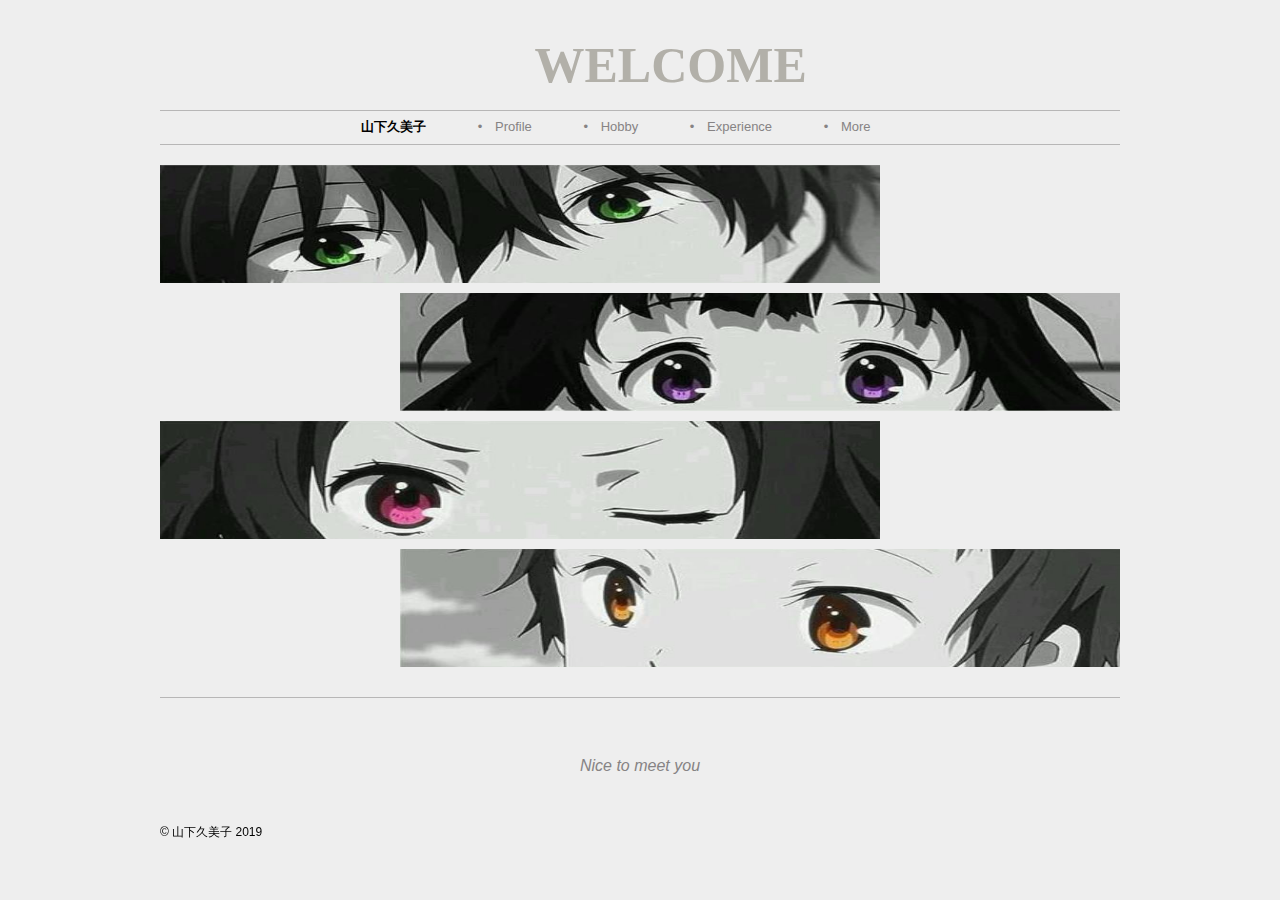
<file: index.html>
<!DOCTYPE html>
<html lang="en">
  <head>
    <meta charset="UTF-8" />
    <meta name="viewport" content="width=device-width, initial-scale=1.0" />
    <meta http-equiv="X-UA-Compatible" content="ie=edge" />
    <title>山下久美子</title>
    <link rel="stylesheet" href="css/index.css" />
  </head>
  <body>
    <div id="container">
      <header id="header">
        <div id="site-t">
          <a class="link link--kukuri" href="#" data-letters="welcome">welcome</a>
        </div>
        <nav class="wrapper">
          <div class="inner">
            <ul id="nav">
              <li><h1 id="site-title"><a href="index.html">山下久美子</a></h1></li>
              <li class="nav-item" id="n1">
                <a href="profile/profile.html">Profile</a>
              </li>
              <li class="nav-item" id="n2">
                <a href="hobby/hobby.html">Hobby</a>
              </li>
              <li class="nav-item" id="n3">
                <a href="experience/experience.html">Experience</a>
              </li>
              <li class="nav-item" id="n4">
                <a href="more/more.html">More</a>
              </li>
            </ul>
            <div class="clear"></div>
          </div>
        </nav>
      </header>
      <div id="content">
        <div id="img">
          <a href="profile/profile.html"><img id="zm" src="images/zm1.jpg" alt=""/></a>
        </div>
        <div id="img">
          <a href="hobby/hobby.html"><img id="zm2" src="images/zm2.jpg" alt=""/></a>
        </div>
        <div id="img">
          <a href="experience/experience.html"><img id="zm" src="images/zm3.jpg" alt=""/></a>
        </div>
        <div id="img">
          <a href="more/more.html"><img id="zm2" src="images/zm4.jpg" alt=""/></a>
        </div>
        <div class="clear"></div>
        <div class="tagline"></div>
      </div>
      <footer id="foot">
        <h2>Nice to meet you</h2>
        <div id="copyright" class="section">
          © 山下久美子 2019
        </div>
      </footer>
    </div>
  </body>
</html>
</file>
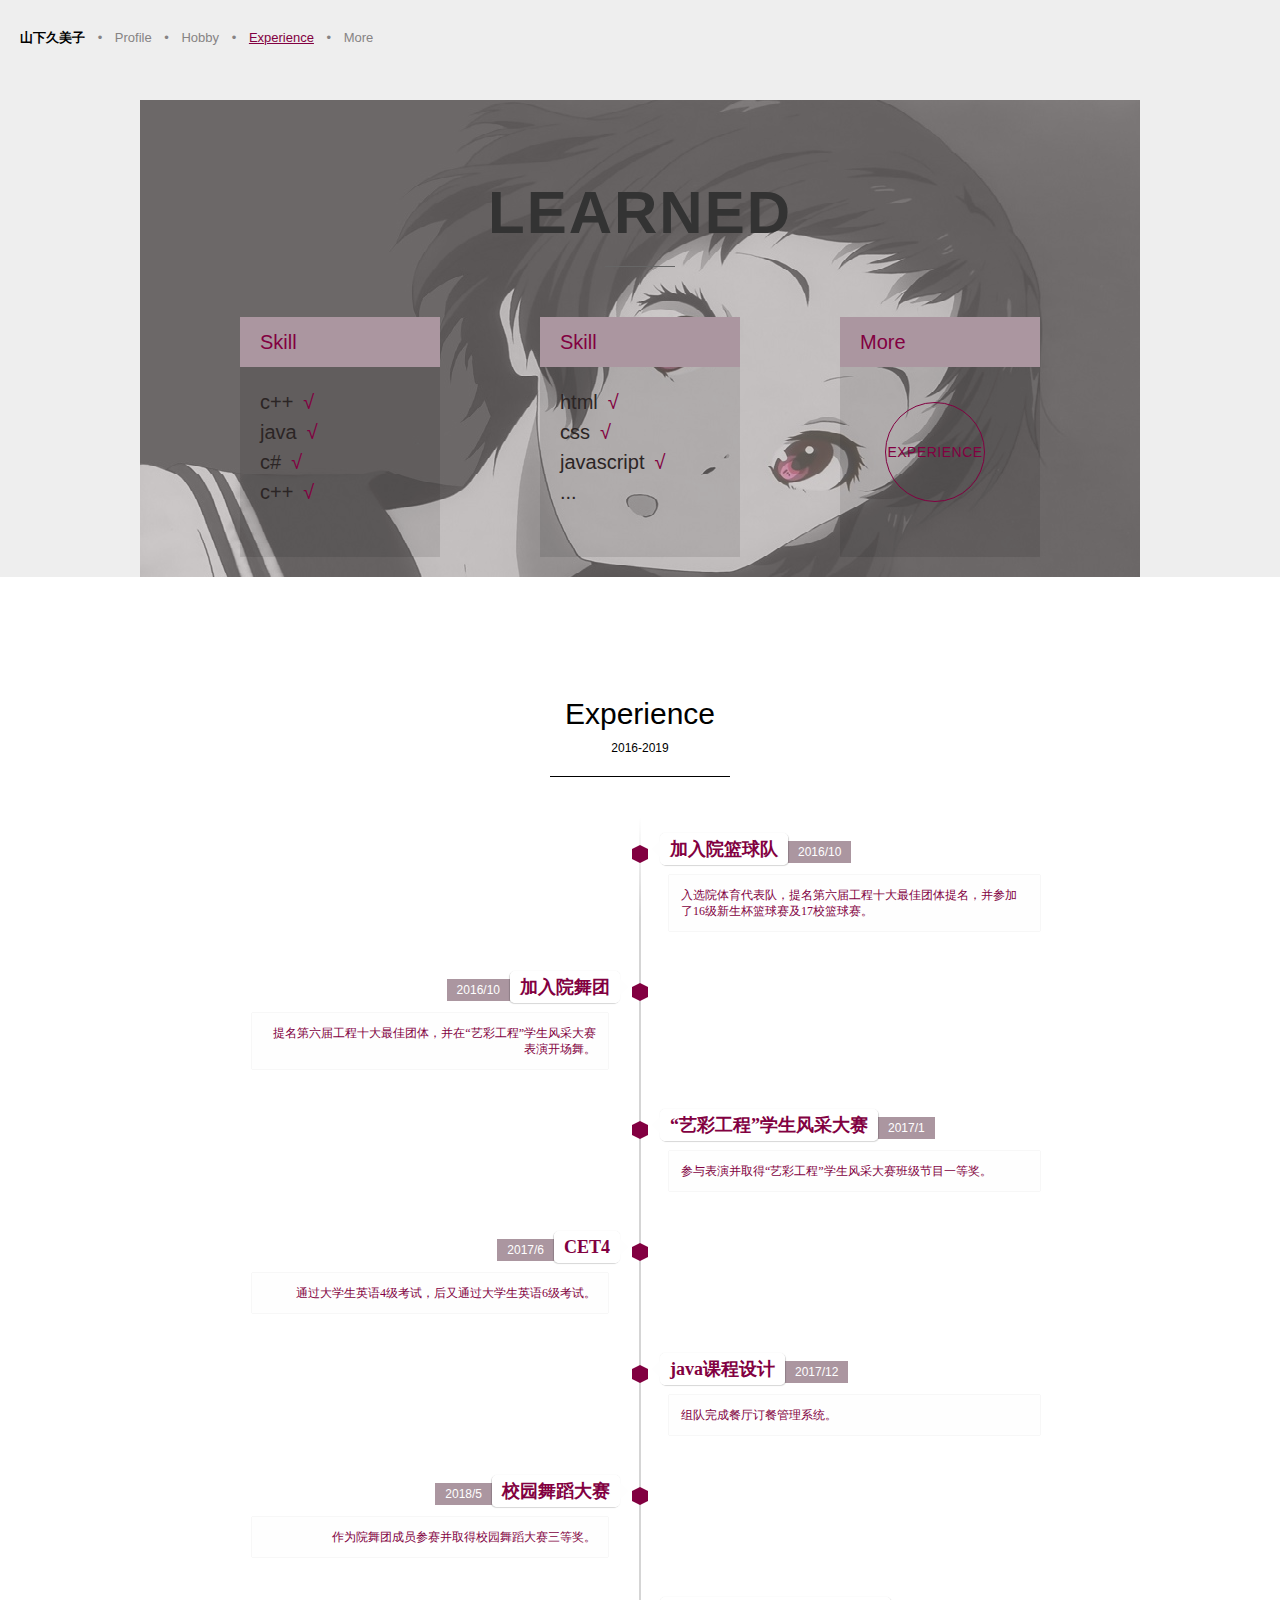
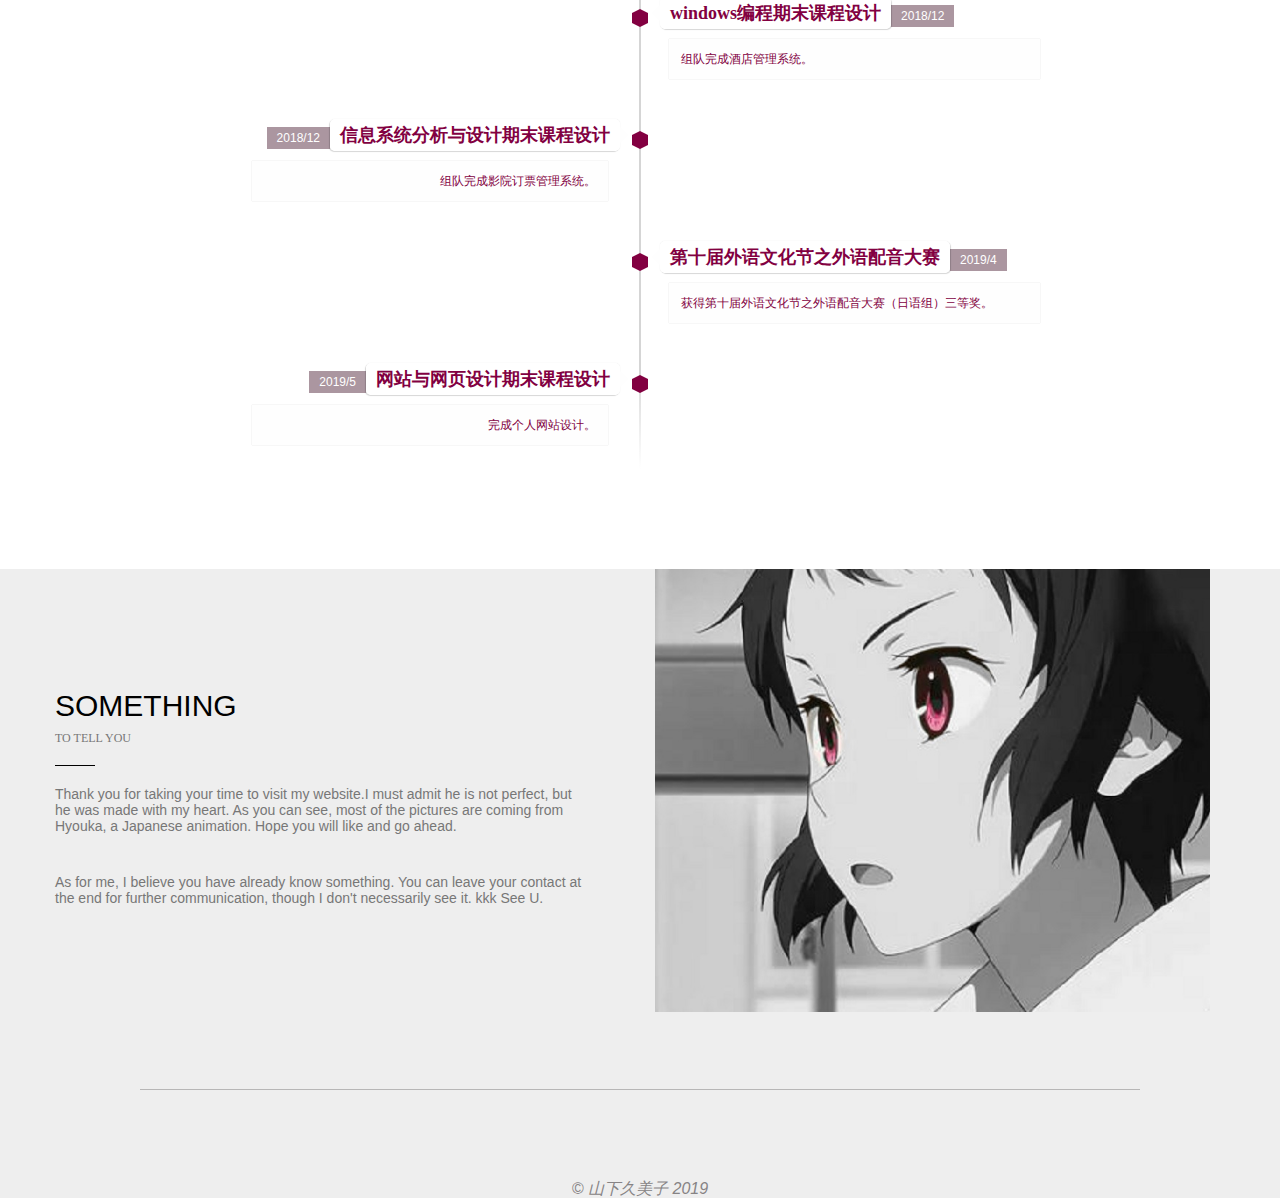
<file: experience/experience.html>
<!DOCTYPE html>
<html lang="en">
  <head>
    <meta charset="UTF-8" />
    <meta name="viewport" content="width=device-width, initial-scale=1.0" />
    <meta http-equiv="X-UA-Compatible" content="ie=edge" />
    <title>山下久美子</title>
    <link rel="stylesheet" href="../css/index.css" />
    <link rel="stylesheet" href="../css/profile.css" />
    <link rel="stylesheet" href="../css/hobby.css" />
    <link rel="stylesheet" href="../css/experience.css" />
  </head>
  <body>
    <nav id="naver">
      <div class="inner">
        <ul id="nav">
          <li>
            <h1 id="site-title"><a href="../index.html">山下久美子</a></h1>
          </li>
          <li class="nav-item" id="n1">
            <a href="../profile/profile.html">Profile</a>
          </li>
          <li class="nav-item" id="n2">
            <a href="../hobby/hobby.html">Hobby</a>
          </li>
          <li class="nav-item" id="selected">
            <a href="experience.html">Experience</a>
          </li>
          <li class="nav-item" id="n4">
            <a href="../more/more.html">More</a>
          </li>
        </ul>
        <div class="clear"></div>
      </div>
    </nav>
    <div id="learned">
      <div id="learned-content">
        <div class="intro-text">
          <h1>learned</h1>
          <hr />
        </div>
        <div id="skills">
          <div class="list" id="list1">
            <h2 class="tit">Skill</h2>
            <div class="stent">
              <p>c++<span>√</span></p>
              <p>java<span>√</span></p>
              <p>c#<span>√</span></p>
              <p>c++<span>√</span></p>
            </div>
          </div>
          <div class="list" id="list2">
            <h2 class="tit">Skill</h2>
            <div class="stent">
              <p>html<span>√</span></p>
              <p>css<span>√</span></p>
              <p>javascript<span>√</span></p>
              <p>...</p>
            </div>
          </div>
          <div class="list" id="list3">
            <h2 class="tit">More</h2>
            <a href="#experience" class="btn">Experience</a>
          </div>
        </div>
      </div>
    </div>
    <div id="experience">
      <div id="exp-content">
        <div class="row">
          <div id="e-title">
            <h2>Experience</h2>
            <span>2016-2019</span>
            <div class="divider"></div>
          </div>
        </div>
        <div id="items">
          <ul class="timeline">
            <!-- Item 1 -->
            <li>
              <div class="direction-r">
                <div class="flag-wrapper">
                  <span class="hexa"></span>
                  <span class="flag">加入院篮球队</span>
                  <span class="time-wrapper"
                    ><span class="time">2016/10</span></span
                  >
                </div>
                <div class="desc">
                  入选院体育代表队，提名第六届工程十大最佳团体提名，并参加了16级新生杯篮球赛及17校篮球赛。
                </div>
              </div>
            </li>

            <!-- Item 2 -->
            <li>
              <div class="direction-l">
                <div class="flag-wrapper">
                  <span class="hexa"></span>
                  <span class="flag">加入院舞团</span>
                  <span class="time-wrapper"
                    ><span class="time">2016/10</span></span
                  >
                </div>
                <div class="desc">
                  提名第六届工程十大最佳团体，并在“艺彩工程”学生风采大赛表演开场舞。
                </div>
              </div>
            </li>

            <!-- Item 3 -->
            <li>
              <div class="direction-r">
                <div class="flag-wrapper">
                  <span class="hexa"></span>
                  <span class="flag">“艺彩工程”学生风采大赛</span>
                  <span class="time-wrapper"
                    ><span class="time">2017/1</span></span
                  >
                </div>
                <div class="desc">
                  参与表演并取得“艺彩工程”学生风采大赛班级节目一等奖。
                </div>
              </div>
            </li>

            <!-- Item 4 -->
            <li>
              <div class="direction-l">
                <div class="flag-wrapper">
                  <span class="hexa"></span>
                  <span class="flag">CET4</span>
                  <span class="time-wrapper"
                    ><span class="time">2017/6</span></span
                  >
                </div>
                <div class="desc">
                  通过大学生英语4级考试，后又通过大学生英语6级考试。
                </div>
              </div>
            </li>

            <!-- Item 5 -->
            <li>
              <div class="direction-r">
                <div class="flag-wrapper">
                  <span class="hexa"></span>
                  <span class="flag">java课程设计</span>
                  <span class="time-wrapper"
                    ><span class="time">2017/12</span></span
                  >
                </div>
                <div class="desc">组队完成餐厅订餐管理系统。</div>
              </div>
            </li>

            <!-- Item 6 -->
            <li>
              <div class="direction-l">
                <div class="flag-wrapper">
                  <span class="hexa"></span>
                  <span class="flag">校园舞蹈大赛</span>
                  <span class="time-wrapper"
                    ><span class="time">2018/5</span></span
                  >
                </div>
                <div class="desc">
                  作为院舞团成员参赛并取得校园舞蹈大赛三等奖。
                </div>
              </div>
            </li>

            <!-- Item 7 -->
            <li>
              <div class="direction-r">
                <div class="flag-wrapper">
                  <span class="hexa"></span>
                  <span class="flag">windows编程期末课程设计</span>
                  <span class="time-wrapper"
                    ><span class="time">2018/12</span></span
                  >
                </div>
                <div class="desc">组队完成酒店管理系统。</div>
              </div>
            </li>

            <!-- Item 8 -->
            <li>
              <div class="direction-l">
                <div class="flag-wrapper">
                  <span class="hexa"></span>
                  <span class="flag">信息系统分析与设计期末课程设计</span>
                  <span class="time-wrapper"
                    ><span class="time">2018/12</span></span
                  >
                </div>
                <div class="desc">组队完成影院订票管理系统。</div>
              </div>
            </li>

            <!-- Item 9 -->
            <li>
              <div class="direction-r">
                <div class="flag-wrapper">
                  <span class="hexa"></span>
                  <span class="flag">第十届外语文化节之外语配音大赛</span>
                  <span class="time-wrapper"
                    ><span class="time">2019/4</span></span
                  >
                </div>
                <div class="desc">
                  获得第十届外语文化节之外语配音大赛（日语组）三等奖。
                </div>
              </div>
            </li>

            <!-- Item 8 -->
            <li>
              <div class="direction-l">
                <div class="flag-wrapper">
                  <span class="hexa"></span>
                  <span class="flag">网站与网页设计期末课程设计</span>
                  <span class="time-wrapper"
                    ><span class="time">2019/5</span></span
                  >
                </div>
                <div class="desc">完成个人网站设计。</div>
              </div>
            </li>
          </ul>
        </div>
      </div>
    </div>
    <div id="discr">
      <div id="disc-content">
        <div id="l-te">
          <div id="d-tit">
            <h2>SOMETHING</h2>
            <h4>TO TELL YOU</h4>
            <div class="divider"></div>
          </div>
          <p>
            Thank you for taking your time to visit my website.I must admit he is not perfect, but
            he was made with my heart. As you can see, most of the pictures are coming from Hyouka, 
            a Japanese animation. Hope you will like and go ahead.

          </p>
          <p>
            As for me, I believe you have already know something. You can leave your contact at the end 
            for further communication, though I don't necessarily see it. kkk See U.
          </p>
        </div>
        <div id="r-img">
          <img src="../images/e1.jpg" alt="" />
        </div>
      </div>
    </div>
    <footer id="foot">
      <div class="tagline"></div>
      <h2>© 山下久美子 2019</h2>
    </footer>
  </body>
</html>
</file>
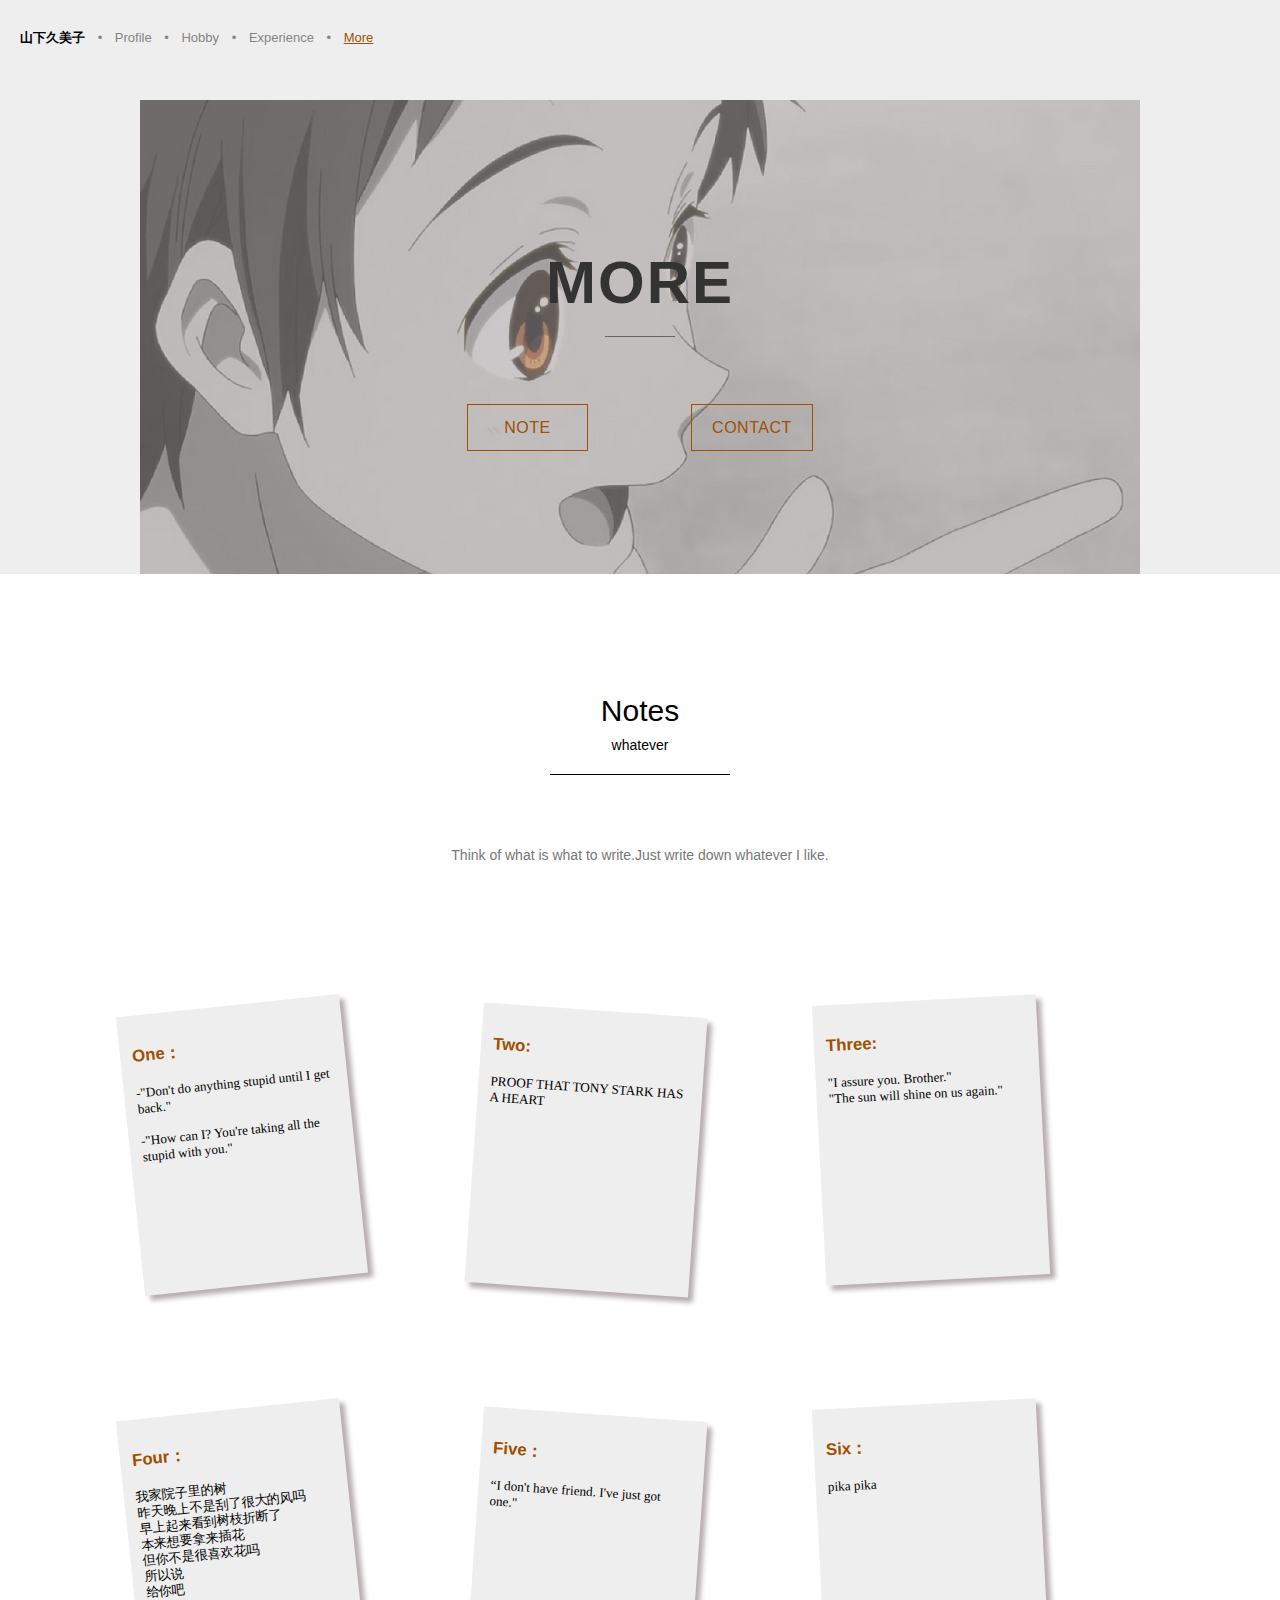
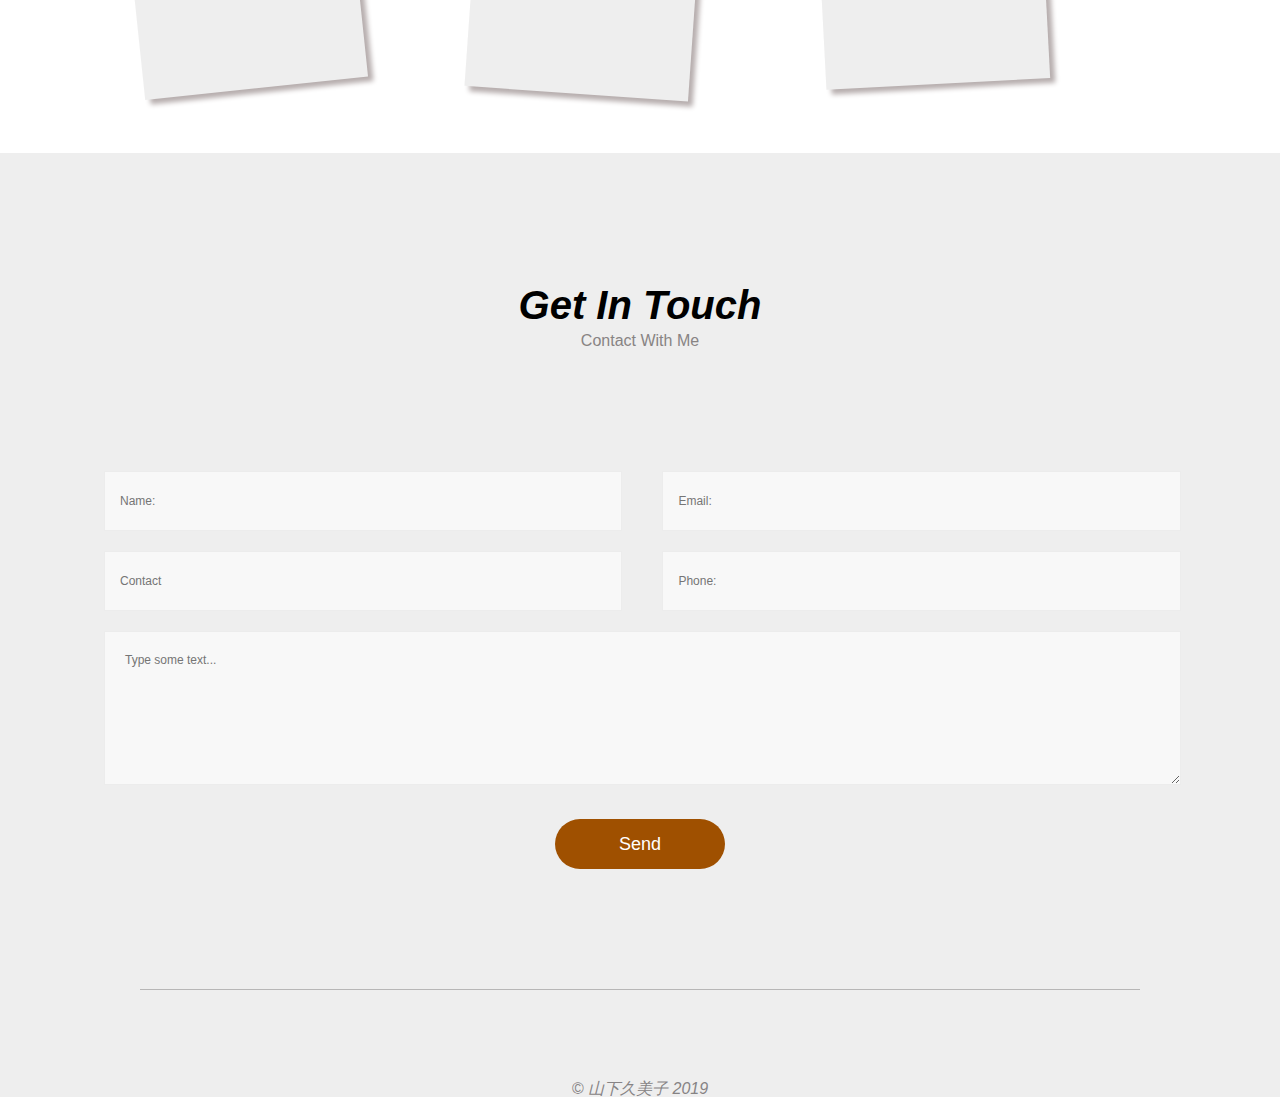
<file: more/more.html>
<!DOCTYPE html>
<html lang="en">
  <head>
    <meta charset="UTF-8" />
    <meta name="viewport" content="width=device-width, initial-scale=1.0" />
    <meta http-equiv="X-UA-Compatible" content="ie=edge" />
    <title>山下久美子</title>
    <link rel="stylesheet" href="../css/index.css" />
    <link rel="stylesheet" href="../css/profile.css" />
    <link rel="stylesheet" href="../css/hobby.css" />
    <link rel="stylesheet" href="../css/more.css" />
  </head>
  <body>
    <nav id="naver">
      <div class="inner">
        <ul id="nav">
          <li>
            <h1 id="site-title"><a href="../index.html">山下久美子</a></h1>
          </li>
          <li class="nav-item" id="n1">
            <a href="../profile/profile.html">Profile</a>
          </li>
          <li class="nav-item" id="n2">
            <a href="../hobby/hobby.html">Hobby</a>
          </li>
          <li class="nav-item" id="n3">
            <a href="../experience/experience.html">Experience</a>
          </li>
          <li class="nav-item" id="selected">
            <a href="more.html">More</a>
          </li>
        </ul>
        <div class="clear"></div>
      </div>
    </nav>
    <div id="more">
      <div id="more-content">
        <div class="intro-text">
          <h1>More</h1>
          <hr />
          <div id="a-btn">
            <a class="btn" id="b1" href="#note">Note</a>
            <a class="btn" href="#get-in-touch">Contact</a>
          </div>
        </div>
      </div>
    </div>
    <div id="note">
      <div id="note-content">
        <div class="row">
          <div class="h-title">
            <h2>Notes</h2>
            <span>whatever</span>
            <div class="divider"></div>
            <p>
              Think of what is what to write.Just write down whatever I like.
            </p>
          </div>
        </div>
        <div id="n-cont">
          <div class="n-row" id="n-row1">
              <ul>
                  <li>
                    <a href="#n-cont">
                      <h2>One：</h2>
                      <p>-"Don't do anything stupid until I get back."</p>
                      <br>
                      <p>-"How can I? You're taking all the stupid with you."</p>
                    </a>
                  </li>
                  <li>
                    <a href="#n-cont">
                      <h2>Two:</h2>
                      <p>PROOF THAT TONY STARK HAS A HEART</p>
                    </a>
                  </li>
                  <li>
                    <a href="#n-cont">
                      <h2>Three:</h2>
                      <p>"I assure you. Brother."</p>
                      <p>"The sun will shine on us again."</p>
                    </a>
                  </li>
                </ul>
          </div>
          <div class="n-row">
              <ul>
                  <li>
                    <a href="#n-cont">
                      <h2>Four：</h2>
                      <p>我家院子里的树</p>
                      <p>昨天晚上不是刮了很大的风吗</p>
                      <p>早上起来看到树枝折断了</p>
                      <p>本来想要拿来插花</p>
                      <p>但你不是很喜欢花吗</p>
                      <p>所以说</p>
                      <p>给你吧</p>
                    </a>
                  </li>
                  <li>
                    <a href="#n-cont">
                      <h2>Five：</h2>
                      <p>“I don't have friend. I've just got one."</p>
                    </a>
                  </li>
                  <li>
                    <a href="#n-cont">
                      <h2>Six：</h2>
                      <p>pika pika</p>
                    </a>
                  </li>
                </ul>
          </div>
        </div>
      </div>
    </div>
    <div id="get-in-touch">
        <div class="row">
          <div class="title">
            <h2>Get In Touch</h2>
            <p>Contact With Me</p>
          </div>
          <div id="content-form">
            <form action="">
              <div class="contact-info">
                <input type="text" placeholder="Name:" />
              </div>
              <div class="contact-info">
                <input type="email" placeholder="Email:" />
              </div>
              <div class="contact-info">
                <input type="text" placeholder="Contact" />
              </div>
              <div class="contact-info">
                <input type="text" placeholder="Phone:" />
              </div>
              <div class="contact-info-msg">
                <textarea
                  name="message"
                  id="message"
                  cols="30"
                  rows="7"
                  placeholder="Type some text..."
                ></textarea>
              </div>
              <div class="btn"><button>Send</button></div>
            </form>
          </div>
        </div>
      </div>
    <footer id="foot">
      <div class="tagline"></div>
      <h2>© 山下久美子 2019</h2>
    </footer>
  </body>
</html>
</file>
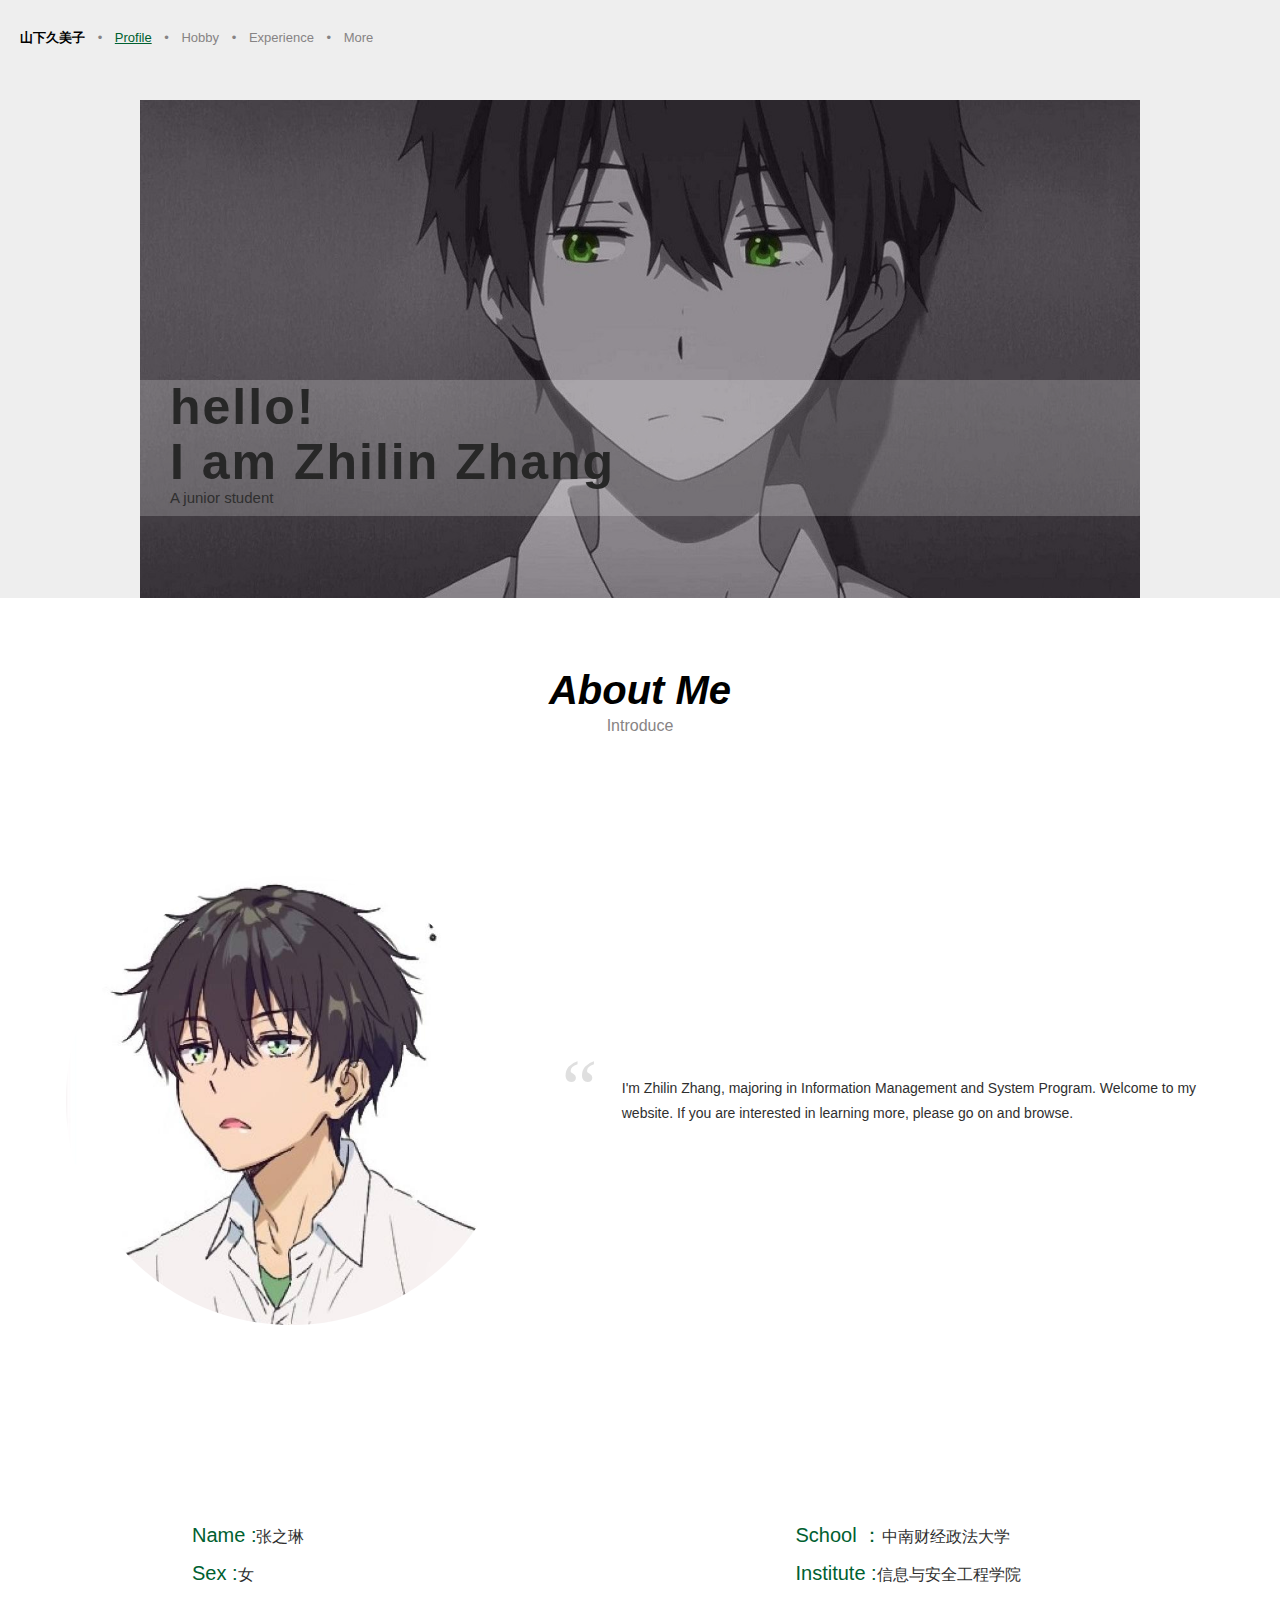
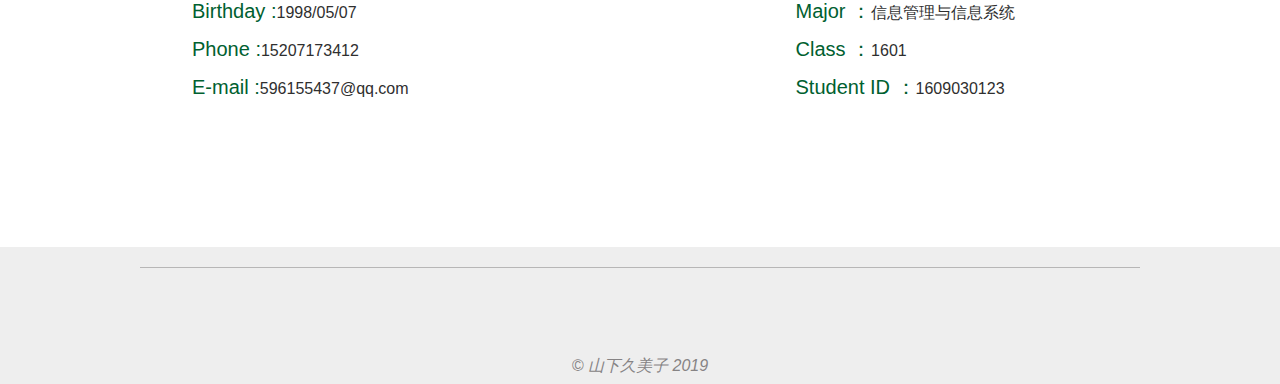
<file: profile/profile.html>
<!DOCTYPE html>
<html lang="en">
  <head>
    <meta charset="UTF-8" />
    <meta name="viewport" content="width=device-width, initial-scale=1.0" />
    <meta http-equiv="X-UA-Compatible" content="ie=edge" />
    <title>山下久美子</title>
    <link rel="stylesheet" href="../css/index.css" />
    <link rel="stylesheet" href="../css/profile.css" />
  </head>
  <body>
    <nav id="naver">
      <div class="inner">
        <ul id="nav">
          <li>
            <h1 id="site-title"><a href="../index.html">山下久美子</a></h1>
          </li>
          <li class="nav-item" id="selected">
            <a href="profile.html">Profile</a>
          </li>
          <li class="nav-item" id="n2">
            <a href="../hobby/hobby.html">Hobby</a>
          </li>
          <li class="nav-item" id="n3">
            <a href="../experience/experience.html">Experience</a>
          </li>
          <li class="nav-item" id="n4">
            <a href="../more/more.html">More</a>
          </li>
        </ul>
        <div class="clear"></div>
      </div>
    </nav>
    <div id="hello">
      <div id="hello-content">
        <div id="banner">
          <div>
            <h2 id="banner-hello">
              hello!
              <span>I am Zhilin Zhang</span>
            </h2>
            <p>A junior student</p>
          </div>
        </div>
      </div>
    </div>
    <div id="about-me">
      <div id="am-content">
        <div class="title">
          <h2>About Me</h2>
          <p>Introduce</p>
        </div>
        <div class="row">
          <div id="left-image">
            <div id="my-pic">
              <img src="../images/my-pic.jpg" alt="" />
            </div>
          </div>
          <div id="right-text">
            <div id="my-text">
              <blockquote>
                I'm Zhilin Zhang, majoring in Information Management and System
                Program. Welcome to my website. If you are interested in
                learning more, please go on and browse.
              </blockquote>
            </div>
          </div>
        </div>
        <div id="my-table">
          <div class="row">
            <table id="table1">
              <tr>
                <td>
                  <p>
                    <span class="pro-title">Name :</span><span>张之琳</span>
                  </p>
                </td>
                <td class="td2">
                  <p>
                    <span class="pro-title">School ：</span
                    ><span>中南财经政法大学</span>
                  </p>
                </td>
              </tr>
              <tr>
                <td>
                  <p><span class="pro-title">Sex :</span><span>女</span></p>
                </td>
                <td class="td2">
                  <p>
                    <span class="pro-title">Institute :</span
                    ><span>信息与安全工程学院</span>
                  </p>
                </td>
              </tr>
              <tr>
                <td>
                  <p>
                    <span class="pro-title">Birthday :</span
                    ><span>1998/05/07</span>
                  </p>
                </td>
                <td class="td2">
                  <p>
                    <span class="pro-title">Major ：</span
                    ><span>信息管理与信息系统</span>
                  </p>
                </td>
              </tr>
              <tr>
                <td>
                  <p>
                    <span class="pro-title">Phone :</span
                    ><span>15207173412</span>
                  </p>
                </td>
                <td class="td2">
                  <p>
                    <span class="pro-title">Class ：</span><span>1601</span>
                  </p>
                </td>
              </tr>
              <tr>
                <td>
                  <p>
                    <span class="pro-title">E-mail :</span
                    ><span>596155437@qq.com</span>
                  </p>
                </td>
                <td class="td2">
                  <p>
                    <span class="pro-title">Student ID ：</span
                    ><span>1609030123</span>
                  </p>
                </td>
              </tr>
            </table>
          </div>
        </div>
      </div>
    </div>
    <footer id="foot">
      <div class="tagline"></div>
      <h2>© 山下久美子 2019</h2>
    </footer>
  </body>
</html>
</file>
<file: css/index.css>
* {
  margin: 0;
  padding: 0;
  border: 0;
  outline: 0;
  font-size: 100%;
  vertical-align: baseline;
  background: transparent;
}
body {
  height: auto;
  min-width: 500px;
  color: #000;
  font-family: "Microsoft Yahei", Arial, sans-serif;
  font-size: 12px;
  line-height: 16px;
  background-color: #eee;
}
nav {
  display: block;
}
li {
  list-style: none;
}
a {
  color: #000;
  text-decoration: none;
}
.wrapper {
  margin: 15px 0 0 0;
  border-top: 1px solid #b7b6b6;
  border-bottom: 1px solid #b7b6b6;
  padding: 8px 0 9px 0;
  overflow: hidden;
}

#container {
  margin: 0 auto;
  padding: 0 10px;
  max-width: 960px;
  min-width: 300px;
  text-align: left;
}
#header {
  margin: 0 0 20px 0;
  overflow: auto;
  text-align: center;
}
#site-t {
  margin: 0 auto;
  padding: 0;
  width: 211px;
  height: 95px;
}


#nav li {
  margin-right: 48px;
  font-size: 13px;
}
#nav h1 {
  font-family: YouYuan;
  color: #272727;
}
#nav #site-title {
  font-weight: bold;
}
#site-title,
#nav li,
#nav ul {
  display: inline;
}
h1 a {
  padding-bottom: 2px;
  margin-bottom: -2px;
}
#nav #n1 a:hover {
  color: #006030;
}
#nav #n2 a:hover {
  color: #28004d;
}
#nav #n3 a:hover {
  color: #820041;
}
#nav #n4 a:hover {
  color: #9f5000;
}
#nav .nav-item a {
  display: inline-block;
  color: #868384;
  text-decoration: none;
  border-bottom: 1px solid transparent;
  padding-bottom: 1px;
  line-height: 12px;
}
#nav .nav-item::before {
  content: "•";
  padding-right: 9px;
  color: #868384;
}

#content {
  position: relative;
  width: 100%;
  line-height: 1.5;
}
#content #img img {
  display: block;
  height: 118px;
  width: 75%;
  padding-bottom: 10px;
}
#zm2 {
  float: right;
}

.tagline {
  margin: 20px 0 30px 0;
  border-top: 1px solid #b7b6b6;
  padding: 30px 0 0 0;
  text-align: center;
}

footer {
  color: #868384;
  text-align: center;
}
footer h2 {
  margin: 1.6em 0 1em 0;
  font-weight: normal;
  font-style: italic;
  font-size: 16px;
}
#copyright {
  position: fixed;
  bottom: 30px;
  clear: both;
  padding: 0 32px 30px 0;
  color: #000000;
}

.clear {
  clear: both;
}


/*welcome字体设置*/
.link {
  outline: none;
  text-decoration: none;
  position: relative;
  font-size: 50px;
  line-height: 70px;
  color: #868384;
  display: inline-block;
  font-family: STXinwei;
  margin-top: 30px;
}
.link--kukuri {
  text-transform: uppercase;
  font-weight: 900;
  overflow: hidden;
  line-height: 70px;
  color: #b2b0a9;
}
.link--kukuri:hover {
  color: #b2b0a9;
}
.link--kukuri::after {
  content: "";
  position: absolute;
  height: 16px;
  width: 100%;
  top: 50%;
  margin-top: -8px;
  right: 0;
  background: #f9f9f9;
  transform: translate3d(-100%, 0, 0);
  transition: transform 0.4s;
  transition-timing-function: cubic-bezier(0.7, 0, 0.3, 1);
}
.link--kukuri:hover::after {
  transform: translate3d(100%, 0, 0);
}
.link--kukuri::before {
  content: attr(data-letters);
  position: absolute;
  z-index: 2;
  overflow: hidden;
  color: #424242;
  white-space: nowrap;
  width: 0%;
  transition: width 0.4s 0.3s;
}
.link--kukuri:hover::before {
  width: 100%;
}
</file>
<file: css/profile.css>
* {
  box-sizing: border-box;
}
body {
  background: #eee url(../images/background1.jpg) no-repeat center 100px;
}
input,
textarea,
button {
  font-family: inherit;
  font-size: inherit;
  line-height: inherit;
}
#naver {
  margin: 0;
  padding: 30px 0 50px 20px;
  overflow: hidden;
  position: fixed;
  right: 0;
  left: 0;
  z-index: 1030;
  background-color: #eee;
  height: 100px;
}
#nav li {
  margin-right: 9px;
}
#nav #selected a {
  color: #006030;
  text-decoration: underline #006030;
}
#nav #selected a:hover {
  color: #868384;
}
.row {
  width: 90%;
  margin: 0 auto;
  display: table;
  padding-top: 100px;
}

#hello {
  width: 100%;
  height: 598px;
  margin: 0 auto;
}
#hello-content {
  width: 1000px;
  margin: 0 auto;
  height: 598px;
  padding-top: 100px;
}
#banner {
  position: absolute;
  top: 380px;
  width: 1000px;
  background-color: rgba(255, 255, 255, 0.205);
}
#banner div {
  margin-left: 30px;
}
#banner-hello {
  font-size: 50px;
  letter-spacing: 2px;
  font-weight: 700;
  margin: 0;
  line-height: 1.1;
  color: #272727;
}
#banner-hello span {
  display: block;
}
#banner p {
  font-size: 15px;
  padding-bottom: 10px;
  color: #2f2f2f;
}

#am-content {
  padding: 70px 0px 140px 0;
  margin-right: -15px;
  margin-left: -15px;
  background-color: #fff;
}

.title {
  padding-bottom: 25px;
  text-align: center;
}
.title h2 {
  font-weight: 700;
  font-size: 40px;
  margin: 0;
  font-style: italic;
  font-family: "Josefin Sans", sans-serif;
  line-height: 1.1;
}
.title p {
  font-size: 16px;
  color: #888484;
  margin: 0 0 10px;
  line-height: 1.8;
}

#left-image {
  position: relative;
  min-height: 1px;
  padding-right: 15px;
  padding-left: 15px;
  float: left;
  width: 41.66666667%;
}
#my-pic {
  overflow: hidden;
  max-width: 450px;
  max-height: 450px;
  border-radius: 100%;
  margin-bottom: 90px;
}
#my-pic img {
  max-width: 100%;
  height: auto;
  vertical-align: middle;
  border: 0;
}

#right-text {
  position: relative;
  min-height: 1px;
  padding-right: 15px;
  padding-left: 15px;
  float: left;
  width: 58.33333333%;
  height: 538.7px;
}
#my-text {
  padding-left: 65px;
}
#my-text blockquote {
  margin-top: 200px;
  padding: 0;
  border: none;
  font-size: 14px;
  position: relative;
  color: #2f2f2f;
  line-height: 1.8;
}
#my-text blockquote::before {
  top: -60px;
  left: -60px;
  color: #dfdfdf;
  font-size: 80px;
  content: "\201C";
  position: absolute;
  font-family: "IcoFont" !important;
  line-height: 1.8;
}

#table1 {
  margin: 0 auto;
  width: 900px;
}
#table1 tr {
  height: 32px;
}
#table1 span {
  font-size: 16px;
  color: #2f2f2f;
  line-height: 1.8;
}
#table1 span.pro-title {
  color: #006030;
  font-size: 20px;
}
#table1 .td2 {
  padding-left: 360px;
}

#get-in-touch .title {
  margin-top: 30px;
  margin-bottom: 80px;
}
#content-form {
  margin-bottom: 100px;
}
.contact-info input {
  width: 45%;
  float: left;
  height: 60px;
  padding: 0px 15px;
  margin-left: 40px;
  margin-bottom: 20px;
  border: 1px solid #ececec;
  background-color: #f8f8f8;
}
.contact-info-msg {
  margin-bottom: 30px;
}
.contact-info-msg textarea {
  width: 93.5%;
  padding: 20px;
  margin-left: 40px;
  background-color: #f8f8f8;
  border: 1px solid #ececec;
}
.btn {
  background-color: #9f5000;
  height: 50px;
  width: 170px;
  line-height: 50px;
  margin: 0 auto;
  font-size: 18px;
  letter-spacing: 0.5px;
  cursor: pointer;
  overflow: hidden;
  border-radius: 50px;
  text-align: center;
}
.btn button {
  color: #fff;
}

footer h2 {
  margin-top: 60px;
  margin-bottom: 10px;
}
footer .tagline {
  margin: 20px auto 30px auto;
  width: 1000px;
}
</file>
<file: css/hobby.css>
body {
  background: #eee url(../images/background2.jpg) no-repeat center 100px;
  height: 780px;
}
hr {
  height: 1px;
  width: 70px;
  text-align: center;
  position: relative;
  background: #666;
  margin: 0 auto;
  margin-bottom: 0px;
  margin-bottom: 30px;
  border: 0;
}
h2 {
  font-size: 30px;
}
h1,
h2,
h3,
h4 {
  margin-top: 20px;
  margin-bottom: 10px;
  font-family: inherit;
  font-weight: 500;
  line-height: 1.1;
  color: inherit;
}

#nav #selected a {
  color: #28004d;
  text-decoration: underline #28004d;
}
#nav #selected a:hover {
  color: #868384;
}

#hobbys {
  width: 100%;
  height: 574px;
  margin: 0 auto;
}
#hobby-content {
  width: 1000px;
  margin: 0 auto;
  height: 574px;
  padding-top: 100px;
  background-color: rgba(158, 149, 149, 0.514);
}
.intro-text {
  text-align: center;
  color: #333;
}
#hobby-content .intro-text {
  padding-top: 130px;
}
.intro-text h1 {
  font-size: 60px;
  font-weight: 600;
  letter-spacing: 2px;
  text-transform: uppercase;
  margin-bottom: 20px;
  margin-bottom: 20px;
  line-height: 1.1;
}
.intro-text p {
  font-size: 20px;
  margin-bottom: 70px;
  margin-top: 20px;
}
.intro-text .btn {
  text-transform: uppercase;
  color: #28004d;
  background-color: transparent;
  padding: 14px 20px;
  margin: 0;
  font-size: 16px;
  border-radius: 0;
  margin-top: 20px;
  line-height: 1.3333333;
  touch-action: manipulation;
  cursor: pointer;
  border: 1px solid #28004d;
}

#comics {
  width: 100%;
  background: #fff;
  
}
#comic-content {
  width: 1140px;
  margin: 0 auto;
}
.h-title {
  text-align: center;
}
.h-title span {
  font-size: 14px;
}
.h-title p {
  padding: 50px;
  font-family: "Lato", sans-serif;
  color: #777;
  margin: 0 auto 40px auto;
  font-size: 14px;
  line-height: 1.42857143;
  width: 750px;
}
.divider {
  background: #000;
  height: 1px;
  display: block;
  margin: 20px auto;
  width: 180px;
}

.row-team {
  width: 1170px;
  margin: 0 auto;
}
.team {
  display: inline-block;
  width: 100%;
}
.col-content {
  width: 25%;
  float: left;
  position: relative;
  min-height: 1px;
  padding-right: 15px;
  padding-left: 15px;
  margin-bottom: 40px;
}
.col-content img {
  display: block;
  max-width: 100%;
  height: auto;
  vertical-align: middle;
}
.col-content h4 {
  position: absolute;
  bottom: 0;
  left: 0;
  background: rgba(126, 88, 115, 0.192);
  color: #fff;
  margin: 0 0 0 15px;
  text-align: center;
  padding: 30px 0;
  width: 262.5px;
}

#musics {
  width: 100%;
}
#music-content {
  width: 1140px;
  margin: 0 auto;
}
#player {
  width: 1170px;
  margin: 0 auto;
  display: inline-block;
}
#left-player {
  display: block;
  width: 35%;
  float: left;
}
#music_board {
  height: 500px;
  width: 400px;
  background: #999;
  margin: 10% auto;
  border-radius: 12px;
  box-shadow: 0px 0px 15px #222;
}
#music_gif {
  height: 280px;
  width: 380px;
  position: relative;
  top: 20px;
  left: 10px;
  background: url("../images/music.jpg");
  background-size: cover;
}
#music_control {
  text-align: center;
  position: relative;
  top: 50px;
  color: rgb(255, 255, 255);
  font-size: 1.5em;
}
#control {
  margin-top: 45px;
  width: 100%;
  height: 70px;
  text-align: center;
}
#right-t {
  display: block;
  float: right;
  width: 65%;
}
#r-texts {
  margin: 5% auto;
  height: 500px;
}
#Ircname {
  font-size: 24px;
  color: #333333;
  display: block;
  overflow: hidden;
  white-space: nowrap;
  text-overflow: ellipsis;
  text-align: center;
  line-height: 1.5;
}
#info {
  text-align: center;
  border-bottom: 1px solid #afaab7;
  margin: 20px 20px 10px 20px;
  padding-bottom: 10px;
}
#info p {
  font-size: 14px;
  color: #666666;
  line-height: 32px;
  display: inline;
}
#info span {
  color: #28004d;
  margin-right: 20px;
}
#Irc {
  text-align: center;
  overflow: hidden;
}
#Irc p {
  text-align: center;
  font-size: 14px;
  color: #666666;
  line-height: 24px;
}

#movies {
  width: 100%;
  background: #fff;
}
#movies .row-team {
  display: block;
}
#movies .col-content h4 {
  margin: 0;
}
.flipper {
  height: 340.533px;
  transition: 0.6s;
  transform-style: preserve-3d;
  position: relative;
}
.flipper:hover div {
  transform: rotateY(180deg);
}
.front,
.back {
  position: absolute;
}
.back {
  transform: rotateY(180deg);
}
.front {
  z-index: 9;
  backface-visibility: hidden;
}
</file>
<file: css/experience.css>
body {
  background: #eee url(../images/background3.jpg) no-repeat center 100px;
  height: 780px;
}
#nav #selected a {
  color: #820041;
  text-decoration: underline #820041;
}
#nav #selected a:hover {
  color: #868384;
}

#learned {
  width: 100%;
  height: 577px;
  margin: 0 auto;
}
#learned-content {
  width: 1000px;
  margin: 0 auto;
  height: 577px;
  padding-top: 100px;
  background-color: rgba(158, 149, 149, 0.514);
}

#learned-content .intro-text {
  padding-top: 60px;
}

#skills {
  display: inline-block;
  width: 100%;
  height: 320px;
}
.list {
  width: 200px;
  height: 240px;
  background-color: rgb(0, 0, 0, 0.1);
  margin-top: 20px;
  margin-left: 100px;
  float: left;
}
.list h2 {
  background-color: #ab96a0;
  font-size: 20px;
  line-height: 50px;
  padding-left: 10%;
  color: #820041;
  margin: 0;
}
.list p {
  font-size: 20px;
  line-height: 30px;
  color: rgb(43, 37, 37);
}
.list span {
  color: #820041;
  margin-left: 10px;
}
.stent {
  margin: 10% 10%;
}
.list .btn {
  display: block;
  text-transform: uppercase;
  color: #820041;
  background-color: transparent;
  margin-left: 45px;
  padding-top: 40px;
  font-size: 14px;
  border-radius: 50px;
  margin-top: 35px;
  line-height: 1.3333333;
  touch-action: manipulation;
  cursor: pointer;
  border: 1px solid #820041;
  height: 100px;
  width: 100px;
  text-align: center;
}

#experience {
  width: 100%;
  background: #fff;
}
#exp-content {
  width: 1140px;
  margin: 0 auto;
  padding-bottom: 100px;
}
#e-title {
  text-align: center;
}
#items {
  width: 1140px;
  margin: 0 auto;
}

#discr {
  width: 100%;
  height: 500px;
}
#disc-content {
  width: 1170px;
  margin: 0 auto;
}
#l-te {
  padding: 100px 0;
  width: 50%;
  float: left;
}
#r-img {
  width: 50%;
  float: left;
  padding-right: 15px;
  padding-left: 15px;
}
#r-img img {
  display: block;
  max-width: 100%;
  height: auto;
}
#d-tit h2 {
  font-size: 30px;
}
#d-tit h4 {
  color: #777;
  font-size: 12px;
  margin-top: 10px;
  font-family: "Helvetica Neue";
}
#d-tit .divider {
  width: 40px;
  margin: 20px 0;
}
#l-te p {
  color: #777;
  margin: 0 0 10px;
  margin-bottom: 40px;
  padding-right: 50px;
  font-size: 14px;
}

header h1 {
  text-align: center;
  font-weight: bold;
  margin-top: 0;
}

header p {
  text-align: center;
  margin-bottom: 0;
}

.hexa {
  border: 0px;
  float: left;
  text-align: center;
  height: 35px;
  width: 60px;
  font-size: 22px;
  background: #f0f0f0;
  color: #3c3c3c;
  position: relative;
  margin-top: 15px;
}

.hexa:before {
  content: "";
  position: absolute;
  left: 0;
  width: 0;
  height: 0;
  border-bottom: 15px solid #f0f0f0;
  border-left: 30px solid transparent;
  border-right: 30px solid transparent;
  top: -15px;
}

.hexa:after {
  content: "";
  position: absolute;
  left: 0;
  width: 0;
  height: 0;
  border-left: 30px solid transparent;
  border-right: 30px solid transparent;
  border-top: 15px solid #f0f0f0;
  bottom: -15px;
}

.timeline {
  position: relative;
  padding: 0;
  width: 100%;
  margin-top: 20px;
  list-style-type: none;
}

.timeline:before {
  position: absolute;
  left: 50%;
  top: 0;
  content: " ";
  display: block;
  width: 2px;
  height: 100%;
  margin-left: -1px;
  background: rgb(213, 213, 213);
  background: -moz-linear-gradient(
    top,
    rgba(213, 213, 213, 0) 0%,
    rgb(213, 213, 213) 8%,
    rgb(213, 213, 213) 92%,
    rgba(213, 213, 213, 0) 100%
  );
  background: -webkit-gradient(
    linear,
    left top,
    left bottom,
    color-stop(0%, rgba(30, 87, 153, 1)),
    color-stop(100%, rgba(125, 185, 232, 1))
  );
  background: -webkit-linear-gradient(
    top,
    rgba(213, 213, 213, 0) 0%,
    rgb(213, 213, 213) 8%,
    rgb(213, 213, 213) 92%,
    rgba(213, 213, 213, 0) 100%
  );
  background: -o-linear-gradient(
    top,
    rgba(213, 213, 213, 0) 0%,
    rgb(213, 213, 213) 8%,
    rgb(213, 213, 213) 92%,
    rgba(213, 213, 213, 0) 100%
  );
  background: -ms-linear-gradient(
    top,
    rgba(213, 213, 213, 0) 0%,
    rgb(213, 213, 213) 8%,
    rgb(213, 213, 213) 92%,
    rgba(213, 213, 213, 0) 100%
  );
  background: linear-gradient(
    to bottom,
    rgba(213, 213, 213, 0) 0%,
    rgb(213, 213, 213) 8%,
    rgb(213, 213, 213) 92%,
    rgba(213, 213, 213, 0) 100%
  );
  z-index: 5;
}

.timeline li {
  padding: 2em 0;
}

.timeline .hexa {
  width: 16px;
  height: 10px;
  position: absolute;
  background: #820041;
  z-index: 5;
  left: 0;
  right: 0;
  margin-left: auto;
  margin-right: auto;
  top: -30px;
  margin-top: 0;
}

.timeline .hexa:before {
  border-bottom: 4px solid #820041;
  border-left-width: 8px;
  border-right-width: 8px;
  top: -4px;
}

.timeline .hexa:after {
  border-left-width: 8px;
  border-right-width: 8px;
  border-top: 4px solid #820041;
  bottom: -4px;
}

.direction-l,
.direction-r {
  float: none;
  width: 100%;
  text-align: center;
}

.flag-wrapper {
  text-align: center;
  position: relative;
}

.flag {
  position: relative;
  display: inline;
  background: rgb(255, 255, 255);
  font-weight: 600;
  z-index: 15;
  padding: 6px 10px;
  text-align: left;
  border-radius: 5px;
  color: #820041;
  font-family: Youyuan;
}

.direction-l .flag:after,
.direction-r .flag:after {
  content: "";
  position: absolute;
  left: 50%;
  top: -15px;
  height: 0;
  width: 0;
  margin-left: -8px;
  border: solid transparent;
  border-bottom-color: rgb(255, 255, 255);
  border-width: 8px;
  pointer-events: none;
}

.direction-l .flag {
  -webkit-box-shadow: -1px 1px 1px rgba(0, 0, 0, 0.15),
    0 0 1px rgba(0, 0, 0, 0.15);
  -moz-box-shadow: -1px 1px 1px rgba(0, 0, 0, 0.15), 0 0 1px rgba(0, 0, 0, 0.15);
  box-shadow: -1px 1px 1px rgba(0, 0, 0, 0.15), 0 0 1px rgba(0, 0, 0, 0.15);
}

.direction-r .flag {
  -webkit-box-shadow: 1px 1px 1px rgba(0, 0, 0, 0.15),
    0 0 1px rgba(0, 0, 0, 0.15);
  -moz-box-shadow: 1px 1px 1px rgba(0, 0, 0, 0.15), 0 0 1px rgba(0, 0, 0, 0.15);
  box-shadow: 1px 1px 1px rgba(0, 0, 0, 0.15), 0 0 1px rgba(0, 0, 0, 0.15);
}

.time-wrapper {
  display: block;
  position: relative;
  margin: 4px 0 0 0;
  z-index: 14;
  line-height: 1em;
  vertical-align: middle;
  color: #fff;
}

.direction-l .time-wrapper {
  float: none;
}

.direction-r .time-wrapper {
  float: none;
}

.time {
  background: #ab96a0;
  display: inline-block;
  padding: 8px;
}

.desc {
  position: relative;
  margin: 1em 0 0 0;
  padding: 1em;
  background: rgb(254, 254, 254);
  -webkit-box-shadow: 0 0 1px rgba(0, 0, 0, 0.2);
  -moz-box-shadow: 0 0 1px rgba(0, 0, 0, 0.2);
  box-shadow: 0 0 1px rgba(0, 0, 0, 0.2);
  z-index: 15;
  color: #820041;
  font-family: Youyuan;
}

.direction-l .desc,
.direction-r .desc {
  position: relative;
  margin: 1em 1em 0 1em;
  padding: 1em;
  z-index: 15;
}

@media (min-width: 768px) {
  .timeline {
    width: 660px;
    margin: 0 auto;
    margin-top: 20px;
  }

  .timeline li:after {
    content: "";
    display: block;
    height: 0;
    clear: both;
    visibility: hidden;
  }

  .timeline .hexa {
    left: -28px;
    right: auto;
    top: 8px;
  }

  .timeline .direction-l .hexa {
    left: auto;
    right: -28px;
  }

  .direction-l {
    position: relative;
    width: 310px;
    float: left;
    text-align: right;
  }

  .direction-r {
    position: relative;
    width: 310px;
    float: right;
    text-align: left;
  }

  .flag-wrapper {
    display: inline-block;
  }

  .flag {
    font-size: 18px;
  }

  .direction-l .flag:after {
    left: auto;
    right: -16px;
    top: 50%;
    margin-top: -8px;
    border: solid transparent;
    border-left-color: rgb(254, 254, 254);
    border-width: 8px;
  }

  .direction-r .flag:after {
    top: 50%;
    margin-top: -8px;
    border: solid transparent;
    border-right-color: rgb(254, 254, 254);
    border-width: 8px;
    left: -8px;
  }

  .time-wrapper {
    display: inline;
    vertical-align: middle;
    margin: 0;
  }

  .direction-l .time-wrapper {
    float: left;
  }

  .direction-r .time-wrapper {
    float: right;
  }

  .time {
    padding: 5px 10px;
  }

  .direction-r .desc {
    margin: 1em 0 0 0.75em;
  }
}

@media (min-width: 992px) {
  .timeline {
    width: 800px;
    margin: 0 auto;
    margin-top: 20px;
  }

  .direction-l {
    position: relative;
    width: 380px;
    float: left;
    text-align: right;
  }

  .direction-r {
    position: relative;
    width: 380px;
    float: right;
    text-align: left;
  }
}
</file>
<file: css/more.css>
body {
  background: #eee url(../images/background4.jpg) no-repeat center 100px;
  height: 780px;
}
#nav #selected a {
  color: #9f5000;
  text-decoration: underline #9f5000;
}
#nav #selected a:hover {
  color: #868384;
}

#more {
  width: 100%;
  height: 574px;
  margin: 0 auto;
}
#more-content {
  width: 1000px;
  margin: 0 auto;
  height: 574px;
  padding-top: 100px;
  background-color: rgba(158, 149, 149, 0.514);
}
#more-content .intro-text {
  padding-top: 130px;
}

#a-btn {
  margin-top: 80px;
  width: 100%;
}
#a-btn a {
  color: #9f5000;
  border-color: #9f5000;
}
#a-btn #b1 {
  margin-right: 100px;
  padding-left: 36px;
  padding-right: 36px;
}

#note {
  width: 100%;
  background: #fff;
}
#note-content {
  width: 1140px;
  margin: 0 auto;
}
#note-content .h-title p {
  margin-bottom: 0px;
  padding-bottom: 10px;
}
#n-cont {
  display: block;
}
.n-row {
  display: inline-block;
  width: 100%;
}
#n-row1 {
  margin-top: 70px;
}


#n-cont ul {
  overflow: hidden; /*超出ul范围，因此内容*/
  padding: 3em; /*调整ul的位置，使标签能够靠近中央显示,*/
  width: 100%;
}
#n-cont li {
  width: 30%;
}
#n-cont ul,
#n-cont li {
  list-style: none; /*去掉列表前的符号*/
  float: left; /*设置为想左浮动，这样就可以把列表设置为*/
  margin: 1em; /*设置外边距为1em*/
}

#n-cont ul li h2 {
  font-size: 140%; /*设置字体大小是当前大小的140%*/
  font-weight: bold; /*字体宽度为粗体*/
  padding-bottom: 10px; /*底边内边距为10像素*/
  color: #9f5000;
}

#n-cont ul li p {
  font-family: "Reenie Beanie", Arial sans-serif, 微软雅黑; /*设置字体*/
  font-size: 110%; /*大小为当前的110%*/
}

#n-cont ul li a {
  display: block; /*将超链接转换为块*/
  width: 70%;
  height: 280px;
  background: #eee;
  text-decoration: none; /*去掉超链接的下划线*/
  color: #000; /*字体颜色为黑色*/
  padding: 1em; /*内边距为1em*/
  -moz-box-shadow: 5px 5px 7px rgb(183, 174, 174); /*用于Firefox浏览器，给a超链接加阴影，x轴的偏移量为5像素，y轴的偏移量为7像素，rgb为颜色的一种写法（33，33，33）为颜色值，后面的1表示不透明*/
  -webkit-box-shadow: 5px 5px 7px rgba(183, 174, 174, 7); /*Chrome，Safari浏览器*/
  box-shadow: 5px 5px 5px rgb(183, 174, 174,7);
  -webkit-transform: rotate(
    -6deg
  ); /*将a标签所转成的块，向左偏移6度*  transform:rotate()——旋转，scale()——放大，skew()倾斜,translate()——变动，位移，/
       -o-transform:rotate(-6deg);
       -moz-transform:rotate(-6deg);
        -webkit-transition:1.5s linear;   /*CSS的transition允许CSS的属性值在一定的时间区间内平滑地过渡，transition:property(设置过度效果的css属性名称) dutation(过渡完成的时间) timing-function(速度效果的曲线) delay(定义效果如何开始)*/
}
#n-cont ul li:nth-child(even) a {
  /*选择器，根据even，选择当前文档选择器选择li下的a超链接标签，选择第2/4/6...的li标签*/
  -o-transform: rotate(4deg); /*向右旋转4度*/
  -webkit-transform: rotate(4deg);
  -moz-transform: rotate(4deg);
  position: relative; /*绝对定位，为标签当前位置，距上5像素*/
  top: 5px;
  background: #eee;
}

#n-cont ul li:nth-child(3n) a {
  -o-transform: rotate(-3deg); /*选择倍数为3的a超链接*/
  -webkit-transform: rotate(-3deg);
  -moz-transform: rotate(-3deg);
  position: relative;
  top: -5px; /*向上5像素*/
  background: #eee;
}

#n-cont ul li:nth-child(5n) a {
  /*选择倍数为5的超链接*/
  -o-transform: rotate(5deg);
  -webkit-transform: rotate(5deg);
  -moz-transform: rotate(5deg);
  position: relative;
  top: -10px; /*向上10素*/
}
#n-cont ul li a:hover,
#n-cont ul li a:focus {
  /*当鼠标移动到a时或焦点在a时，触发以下效果*/
  -moz-box-shadow: 10px 10px 7px rgba(183, 174, 174, 7); /*阴影的颜色和大小*/
  -webkit-box-shadow: 10px 10px 7px rgba(183, 174, 174, 7);
  box-shadow: 10px 10px 7px rgb(183, 174, 174,2);
  -webkit-transform: scale(1.125); /*根据中心放大a标签，为1.25倍*/
  -moz-transform: scale(1.125);
  -o-transform: scale(1.125);
  position: relative; /*绝对定位*/
  z-index: 5; /*设置z-index为5是为了让正方形在放大的时候盖住其它的正方形，同时因为也设置了focus，所以也支持Tab键切换访问*/
}
</file>
